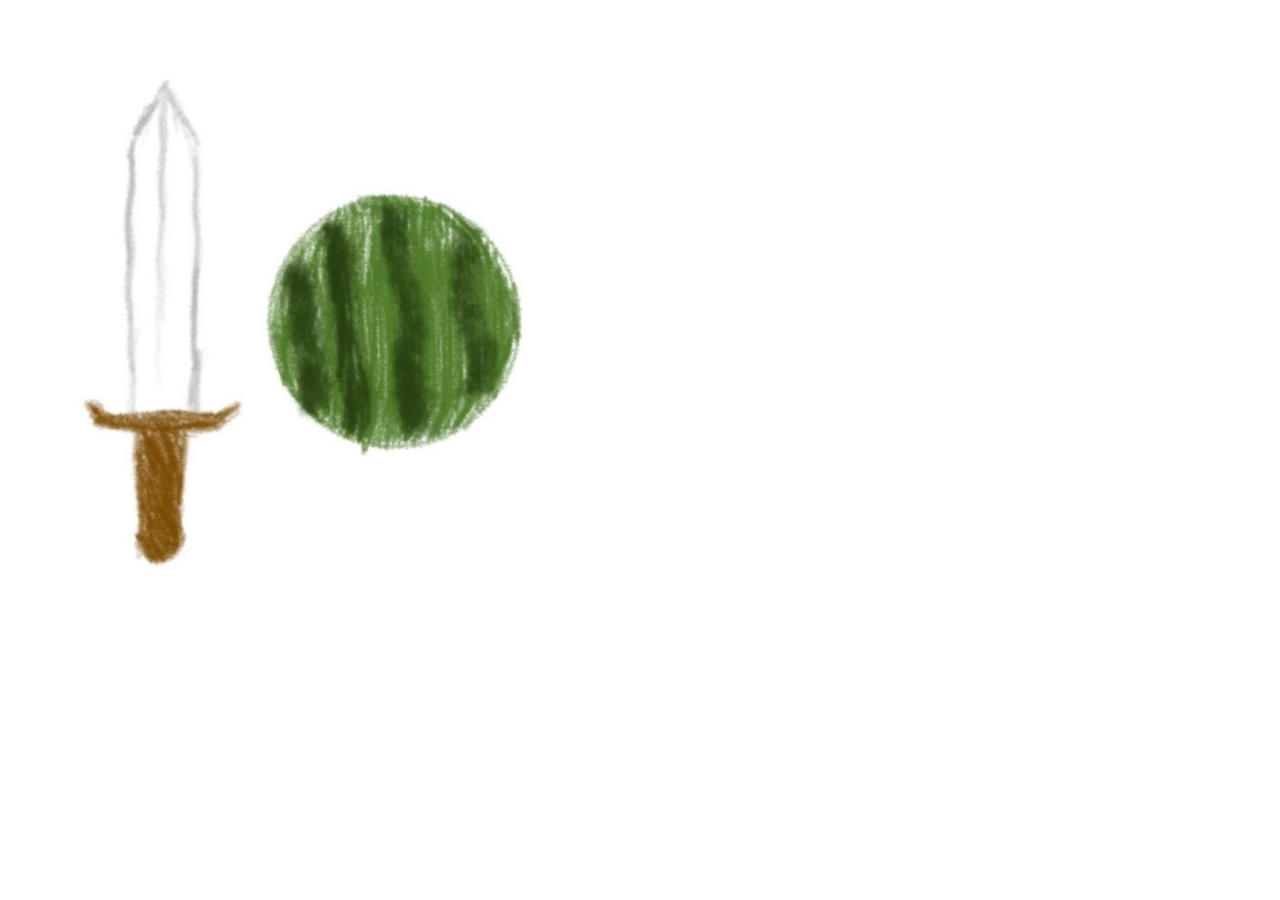
<file: living-sketches/index.html>
<!DOCTYPE html>
<html lang="en">

<head>
  <script src="libraries/p5.js"></script>
  <script src="libraries/p5.sound.js"></script>

  <link rel="stylesheet" type="text/css" href="style.css">
  <meta charset="utf-8" />
</head>

<body>
  <main>
  </main>
  <script src="sketch.js"></script>
</body>

</html>
</file>
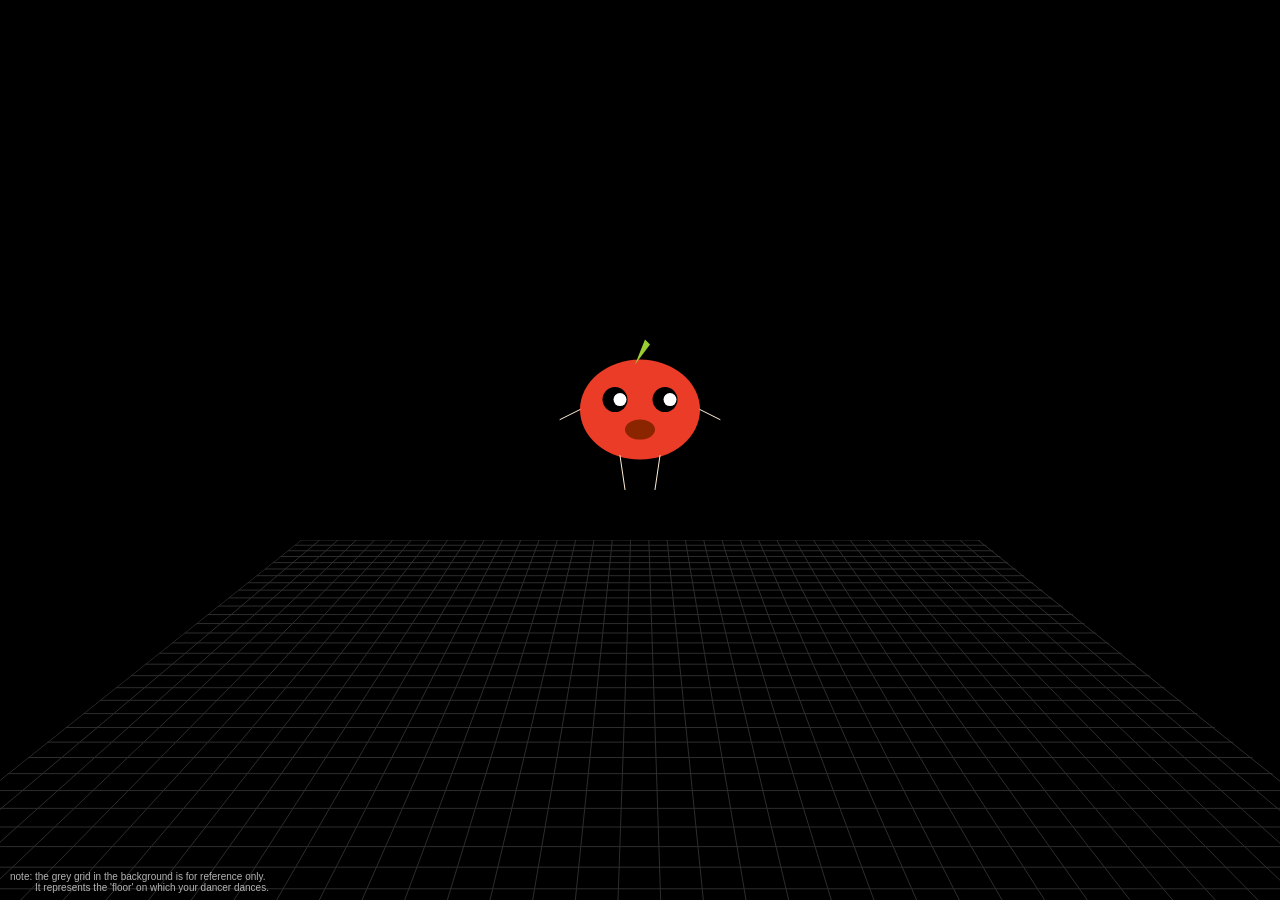
<file: object-dancers/index.html>
<!DOCTYPE html>
<html lang="en">

<head>
  <meta charset="utf-8" />
  <meta name="viewport" content="width=device-width, initial-scale=1.0">

  <title>CCLab | Object Dancer</title>

  <!-- link stylesheet -->
  <link rel="stylesheet" type="text/css" href="style.css">

  <!-- import p5 libraries -->
  <script src="libraries/p5.js"></script>
  <!-- <script src="libraries/p5.sound.js"></script> -->
  <!-- import custom script -->
  <script src="js/floor.js"></script>
</head>

<body>
  <!-- the following div will contain the p5 canvas. -->
  <main>
    <!-- p5 canvas will be appended here. -->
  </main>

  <!-- the script tag below should always be at the bottom, right before the closing body tag -->
  <script src="sketch.js"></script>
</body>

</html>
</file>
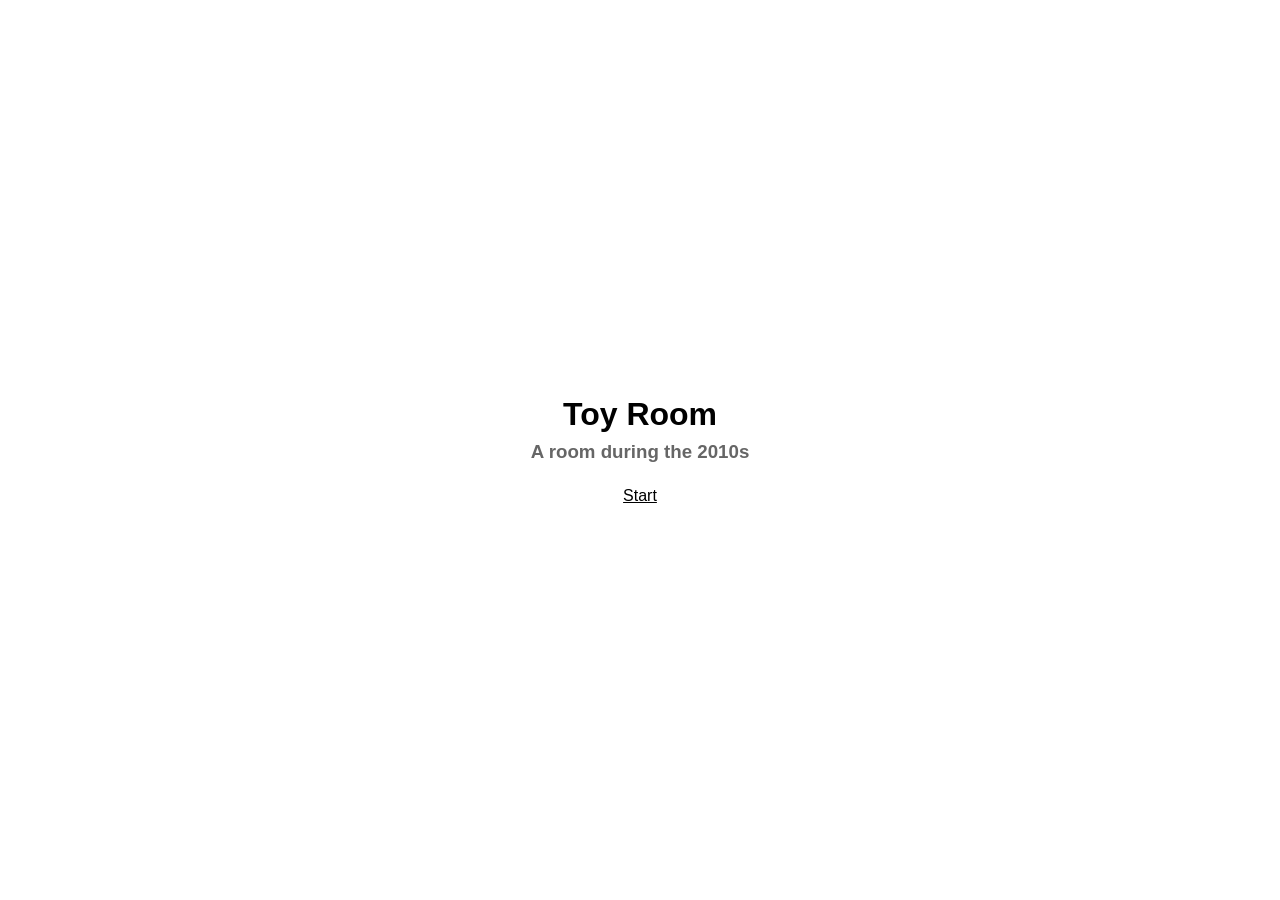
<file: project-b-prototype/index.html>
<!DOCTYPE html>
<html lang="en">

<head>
  <meta charset="utf-8" />
  <meta name="viewport" content="width=device-width, initial-scale=1.0">

  <title>Dear Future</title>

  <link rel="stylesheet" type="text/css" href="style.css">
</head>

<body>

  <!-- This is the first landing page; Keep it simple! -->
  <div class="main-wrapper">
    <h1 class="title">Toy Room</h1>
    <h3 class="subtitle">A room during the 2010s</h3>
    <a class="link" href="main.html">Start</a>
  </div>

</body>

</html>
</file>
<file: living-sketches/style.css>
html, body {
  margin: 0;
  padding: 0;
}
canvas {
  display: block;
}
</file>
<file: object-dancers/style.css>
html,
body {
  margin: 0;
  padding: 0;
}

canvas {
  display: block;
}
</file>
<file: project-b-prototype/style.css>
html,
body {
  margin: 0;
  padding: 0;
  font-family: sans-serif;
}

canvas {
  display: block;
}

.title {
  margin: 0 0 8px 0;
  text-align: center;
  font-family: Arial, Helvetica;
}

.subtitle {
  margin: 0 0 24px 0;
  color: #666;
  text-align: center;
  font-family: Arial, Helvetica;
}

a,
a:visited {
  color: inherit;
  text-align: center;
  font-family: Arial, Helvetica;
}

.main-wrapper {
  display: flex;
  flex-direction: column;
  align-items: center;
  justify-content: center;
  box-sizing: border-box;
  width: 100vw;
  height: 100vh;
}
</file>
